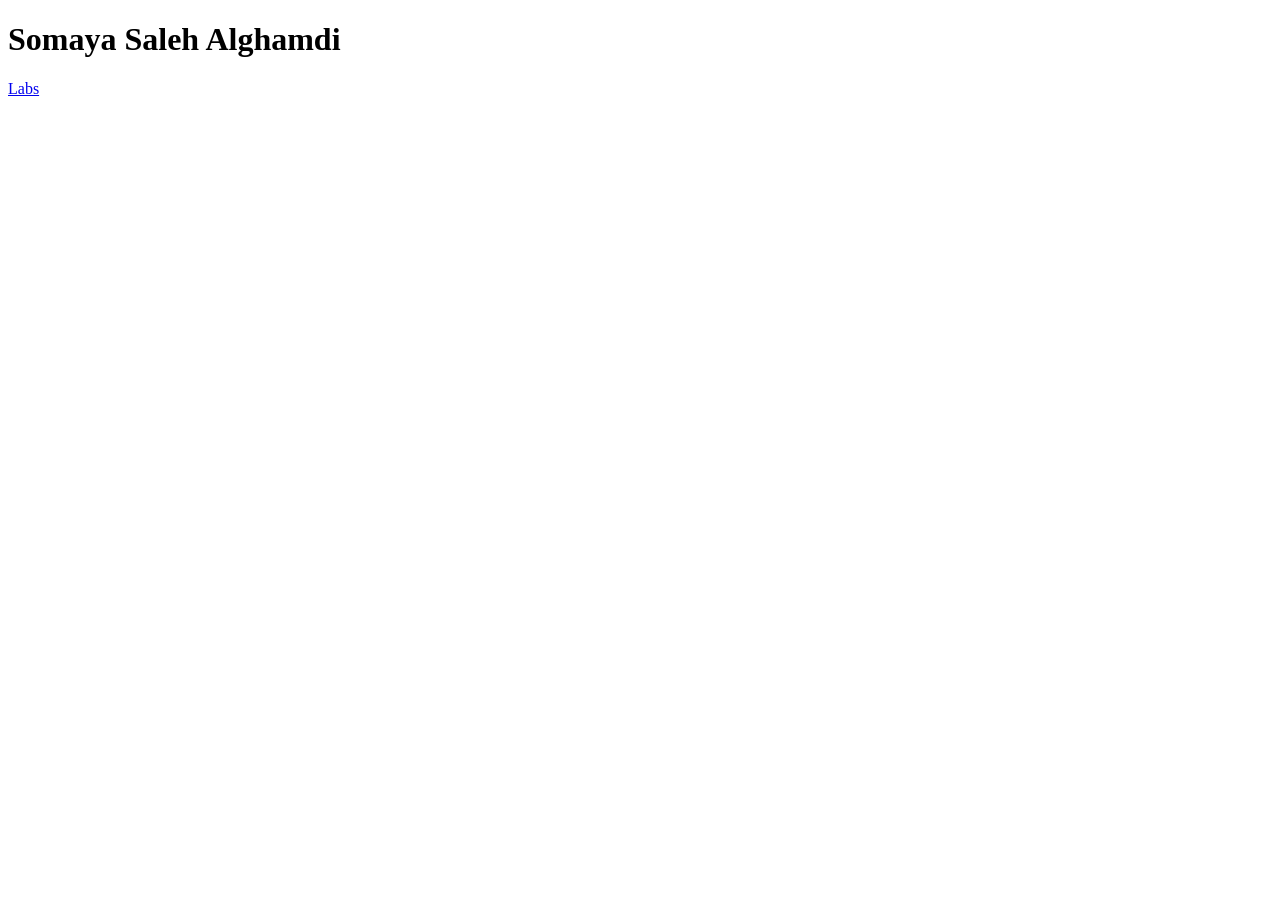
<file: index.html>
<!DOCTYPE html>
<html>
<head>
    <meta charset="UTF-8">
    <title>Somaya Alghamdi - CPIT405</title>
</head>

<body>

    <h1>Somaya Saleh Alghamdi</h1>

    <a href="Labs/Labs.html">Labs</a>

</body>
</html>
</file>
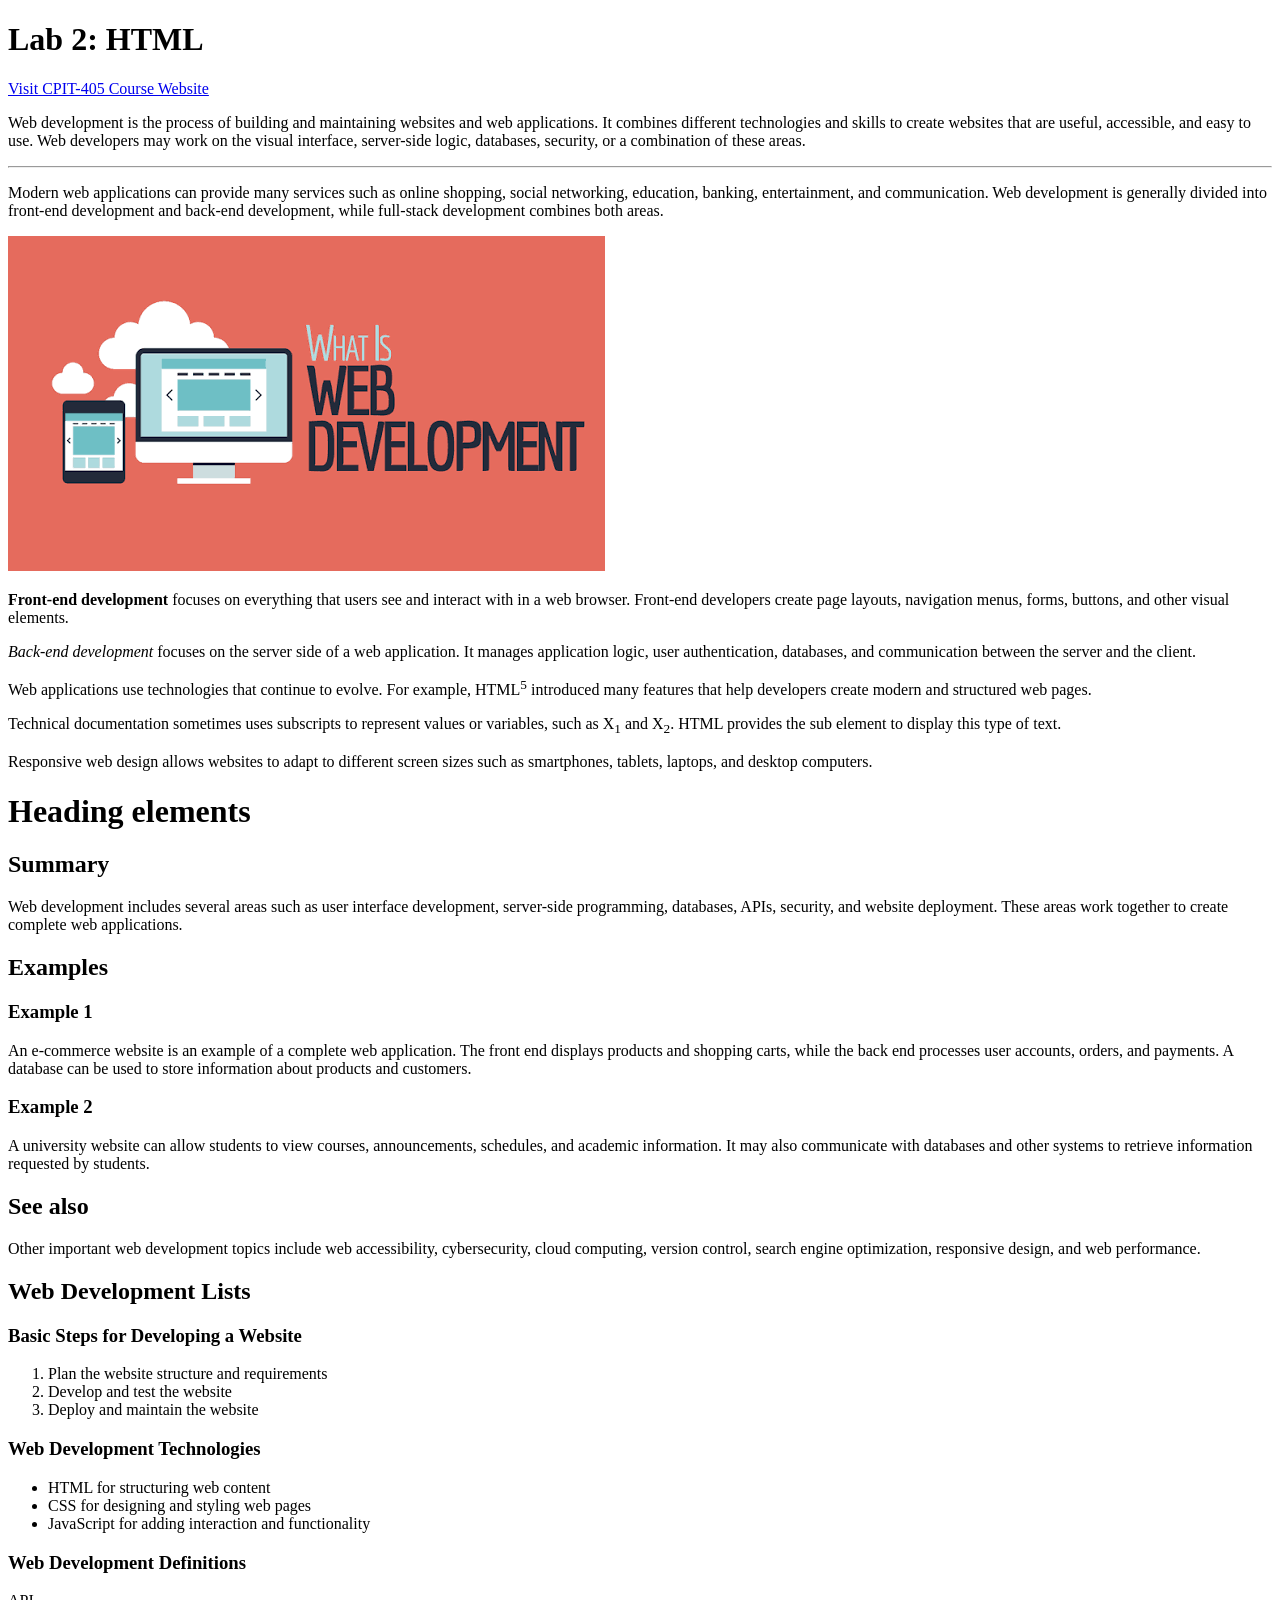
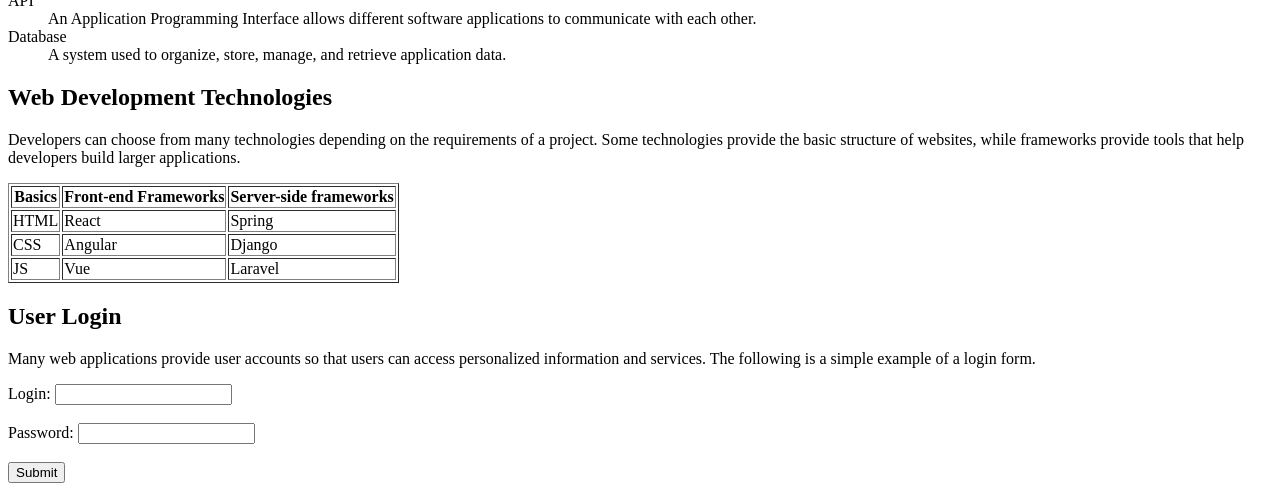
<file: Labs/Lab2.html>
<!DOCTYPE html>
<html lang="en">
<head>
    <meta charset="UTF-8">
    <meta name="viewport" content="width=device-width, initial-scale=1.0">
    <title>CPIT-405 lab 2</title>
</head>
<body>
    <h1>Lab 2: HTML</h1>

    <a href="https://cpit405.gitlab.io">Visit CPIT-405 Course Website</a>

    <p>
        Web development is the process of building and maintaining websites
        and web applications. It combines different technologies and skills
        to create websites that are useful, accessible, and easy to use.
        Web developers may work on the visual interface, server-side logic,
        databases, security, or a combination of these areas.
    </p>

    <hr>

    <p>
        Modern web applications can provide many services such as online
        shopping, social networking, education, banking, entertainment,
        and communication. Web development is generally divided into
        front-end development and back-end development, while full-stack
        development combines both areas.
    </p>

    <a href="https://www.geeksforgeeks.org/web-tech/web-technology/">
        <img src="Web-development.png"
             alt="About web development technologies">
    </a>


    <p>
        <strong>Front-end development</strong> focuses on everything that
        users see and interact with in a web browser. Front-end developers
        create page layouts, navigation menus, forms, buttons, and other
        visual elements.
    </p>

    <p>
        <em>Back-end development</em> focuses on the server side of a web
        application. It manages application logic, user authentication,
        databases, and communication between the server and the client.
    </p>

    <p>
        Web applications use technologies that continue to evolve.
        For example, HTML<sup>5</sup> introduced many features that help
        developers create modern and structured web pages.
    </p>

    <p>
        Technical documentation sometimes uses subscripts to represent
        values or variables, such as X<sub>1</sub> and X<sub>2</sub>.
        HTML provides the sub element to display this type of text.
    </p>

    <p>
        <span>Responsive web design</span> allows websites to adapt to
        different screen sizes such as smartphones, tablets, laptops,
        and desktop computers.
    </p>

    <h1>Heading elements</h1>

    <h2>Summary</h2>

    <p>
        Web development includes several areas such as user interface
        development, server-side programming, databases, APIs, security,
        and website deployment. These areas work together to create
        complete web applications.
    </p>


    <h2>Examples</h2>

    <h3>Example 1</h3>

    <p>
        An e-commerce website is an example of a complete web application.
        The front end displays products and shopping carts, while the
        back end processes user accounts, orders, and payments. A database
        can be used to store information about products and customers.
    </p>


    <h3>Example 2</h3>

    <p>
        A university website can allow students to view courses,
        announcements, schedules, and academic information. It may also
        communicate with databases and other systems to retrieve information
        requested by students.
    </p>


    <h2>See also</h2>

    <p>
        Other important web development topics include web accessibility,
        cybersecurity, cloud computing, version control, search engine
        optimization, responsive design, and web performance.
    </p>

    <h2>Web Development Lists</h2>

    <h3>Basic Steps for Developing a Website</h3>

    <ol>
        <li>Plan the website structure and requirements</li>
        <li>Develop and test the website</li>
        <li>Deploy and maintain the website</li>
    </ol>


    <h3>Web Development Technologies</h3>

    <ul>
        <li>HTML for structuring web content</li>
        <li>CSS for designing and styling web pages</li>
        <li>JavaScript for adding interaction and functionality</li>
    </ul>


    <h3>Web Development Definitions</h3>

    <dl>
        <dt>API</dt>
        <dd>
            An Application Programming Interface allows different
            software applications to communicate with each other.
        </dd>

        <dt>Database</dt>
        <dd>
            A system used to organize, store, manage, and retrieve
            application data.
        </dd>
    </dl>

    <h2>Web Development Technologies</h2>

    <p>
        Developers can choose from many technologies depending on the
        requirements of a project. Some technologies provide the basic
        structure of websites, while frameworks provide tools that help
        developers build larger applications.
    </p>

    <table border="1">
        <tr>
            <th>Basics</th>
            <th>Front-end Frameworks</th>
            <th>Server-side frameworks</th>
        </tr>

        <tr>
            <td>HTML</td>
            <td>React</td>
            <td>Spring</td>
        </tr>

        <tr>
            <td>CSS</td>
            <td>Angular</td>
            <td>Django</td>
        </tr>

        <tr>
            <td>JS</td>
            <td>Vue</td>
            <td>Laravel</td>
        </tr>
    </table>


    <h2>User Login</h2>

    <p>
        Many web applications provide user accounts so that users can
        access personalized information and services. The following is
        a simple example of a login form.
    </p>

    <form>
        <label>Login:</label>
        <input type="text">

        <br><br>

        <label>Password:</label>
        <input type="password">

        <br><br>

        <input type="submit" value="Submit">
    </form>






</body>
</html>
</file>
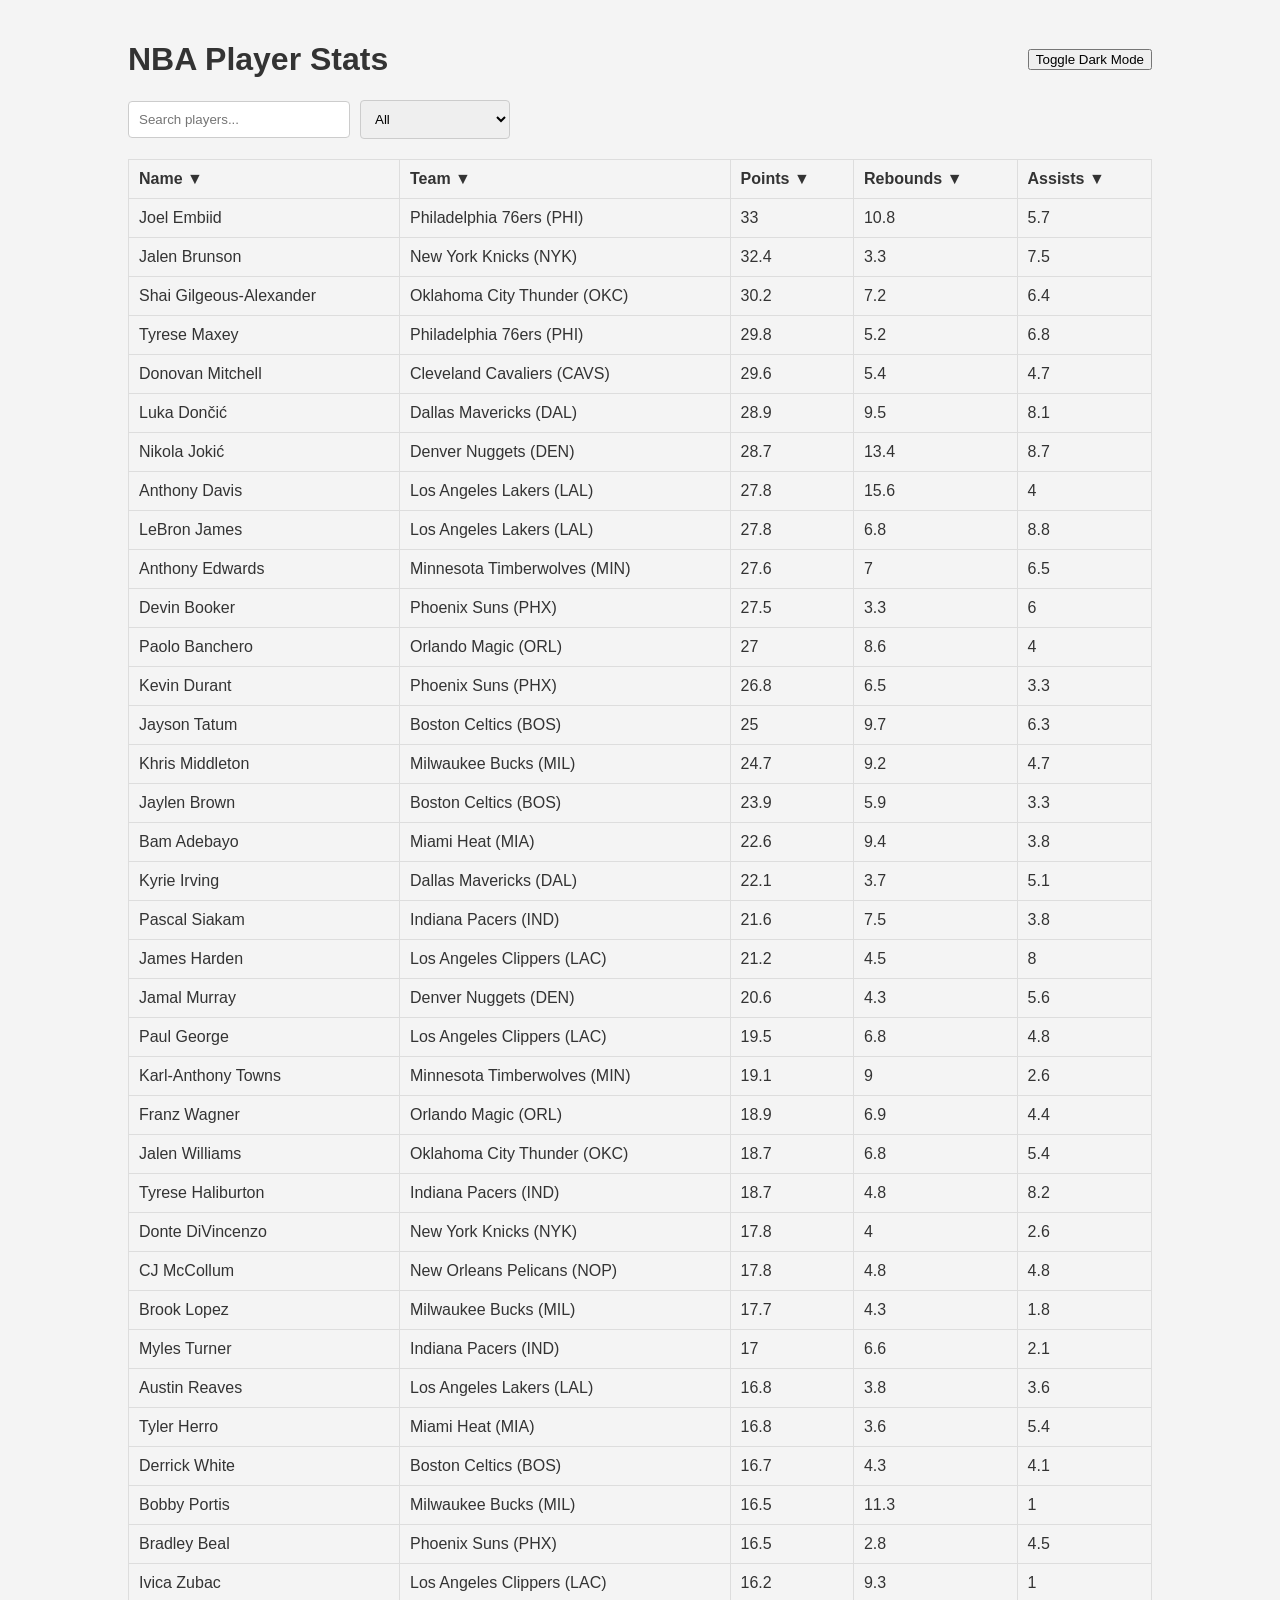
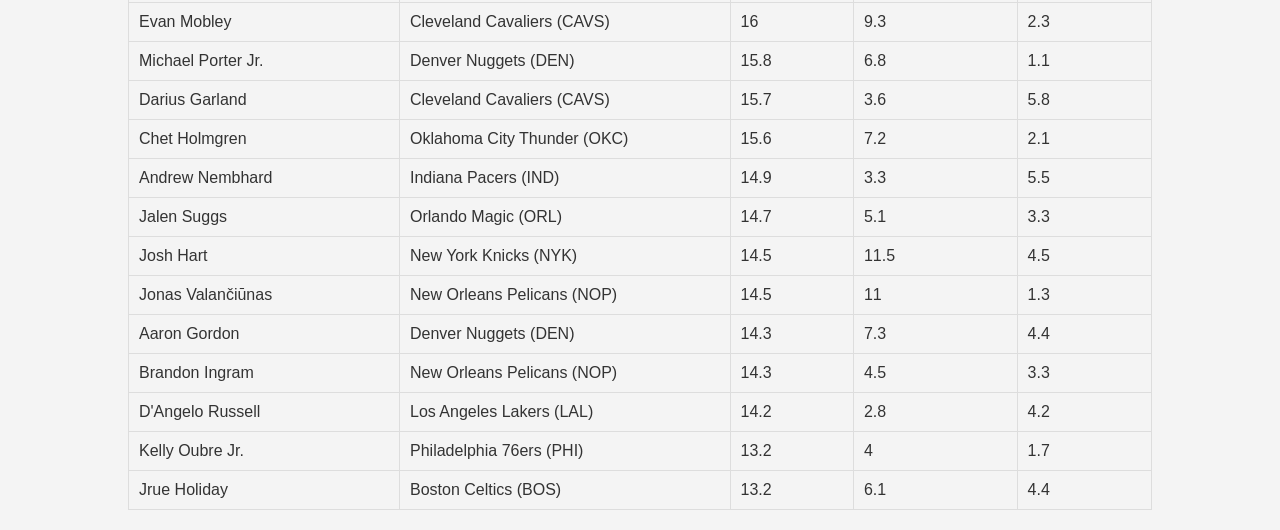
<file: Labs/Lab5.html>
<!DOCTYPE html>
<html lang="en">

<head>
    <meta charset="UTF-8">
    <meta name="viewport" content="width=device-width, initial-scale=1.0">
    <title>NBA Stats</title>
    <link rel="stylesheet" href="lab5.css">

</head>

<body>
    <div class="container">
        <header>
            <h1>NBA Player Stats</h1>
            <button id="dark-mode-toggle">Toggle Dark Mode</button>
        </header>

        <search class="table-filters">
            <input type="text" id="search" placeholder="Search players...">
            <select id="team-filter">
                <option value="all">All</option>
                <!-- Teams will be populated in JS -->
            </select>
        </search>

        <table id="player-stats">
            <thead>
              <tr>
                <th onclick="sort(this)">Name <span class="asc"></span></th>
                <th onclick="sort(this)">Team <span class="asc"></span></th>
                <th onclick="sort(this)">Points <span class="asc"></span></th>
                <th onclick="sort(this)">Rebounds <span class="asc"></span></th>
                <th onclick="sort(this)">Assists <span class="asc"></span></th>
             </tr>
            </thead>
            <tbody id="player-rows">
                <!-- Rows will be populated in JS -->
            </tbody>
        </table>
    </div>
    <script src="lab5.js"></script>
</body>

</html>
</file>
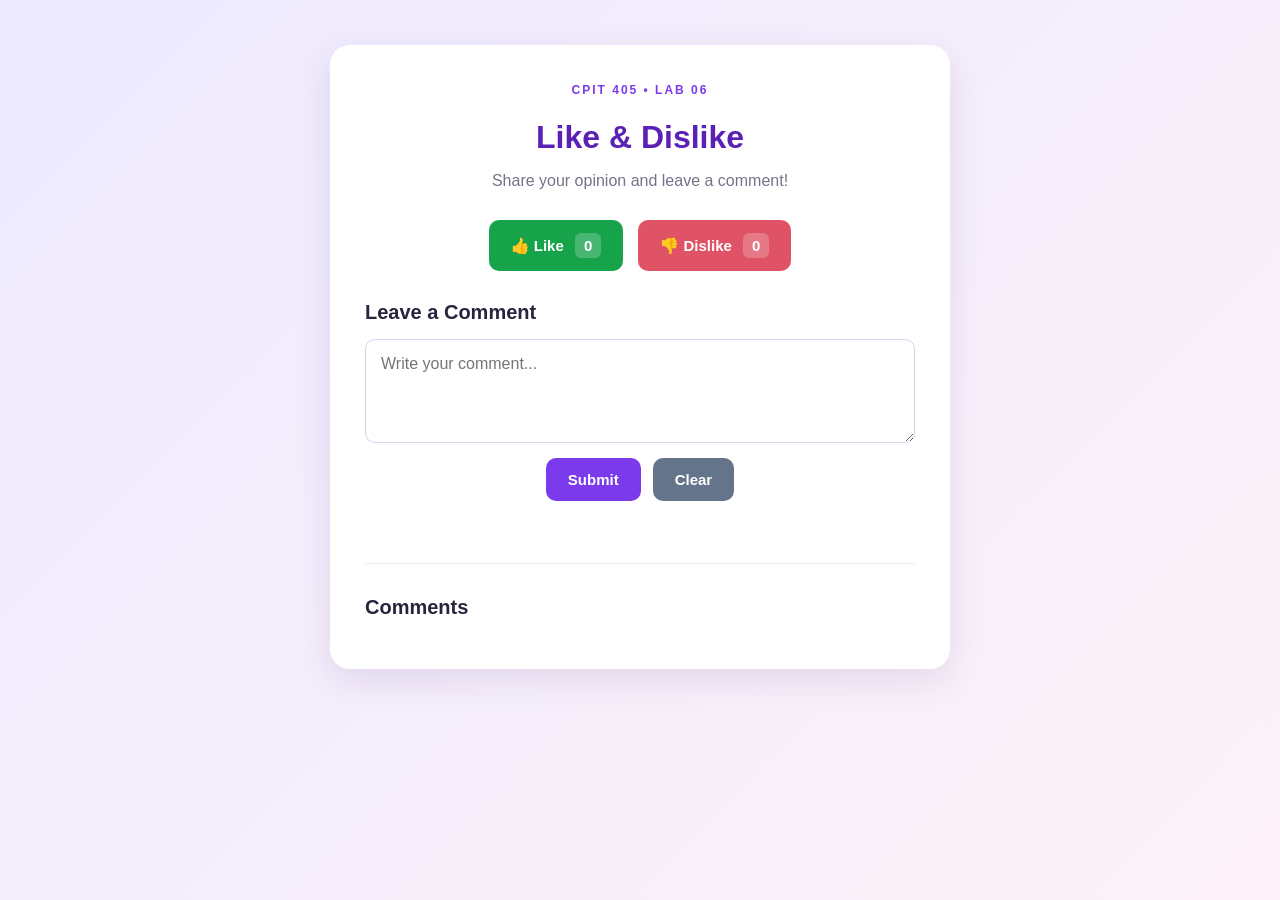
<file: Labs/Lab6.html>
<!DOCTYPE html>
<html lang="en">
<head>
    <meta charset="UTF-8">
    <meta name="viewport" content="width=device-width, initial-scale=1.0">
    <title>CPIT 405 - Lab 6</title>
    <link rel="stylesheet" href="lab6.css">
</head>
<body>

    <main class="container">
        <header>
            <span class="lab-label">CPIT 405 • LAB 06</span>
            <h1>Like & Dislike</h1>
            <p>Share your opinion and leave a comment!</p>
        </header>

        <section class="vote-section">
            <button id="likeBtn" type="button">
                👍 Like <span id="likeCount">0</span>
            </button>

            <button id="dislikeBtn" type="button">
                👎 Dislike <span id="dislikeCount">0</span>
            </button>
        </section>

        <section class="comment-section">
            <h2>Leave a Comment</h2>

            <textarea id="commentInput"
                      placeholder="Write your comment..."
                      rows="4"></textarea>

            <div class="actions">
                <button id="submitBtn" type="button">
                    Submit
                </button>

                <button id="resetBtn" type="button">
                    Clear
                </button>
            </div>
        </section>

        <p id="message" role="status" aria-live="polite"></p>

        <section class="comments-section">
            <h2>Comments</h2>
            <div id="commentsList"></div>
        </section>
    </main>

    <script src="lab6.js"></script>
</body>
</html>
</file>
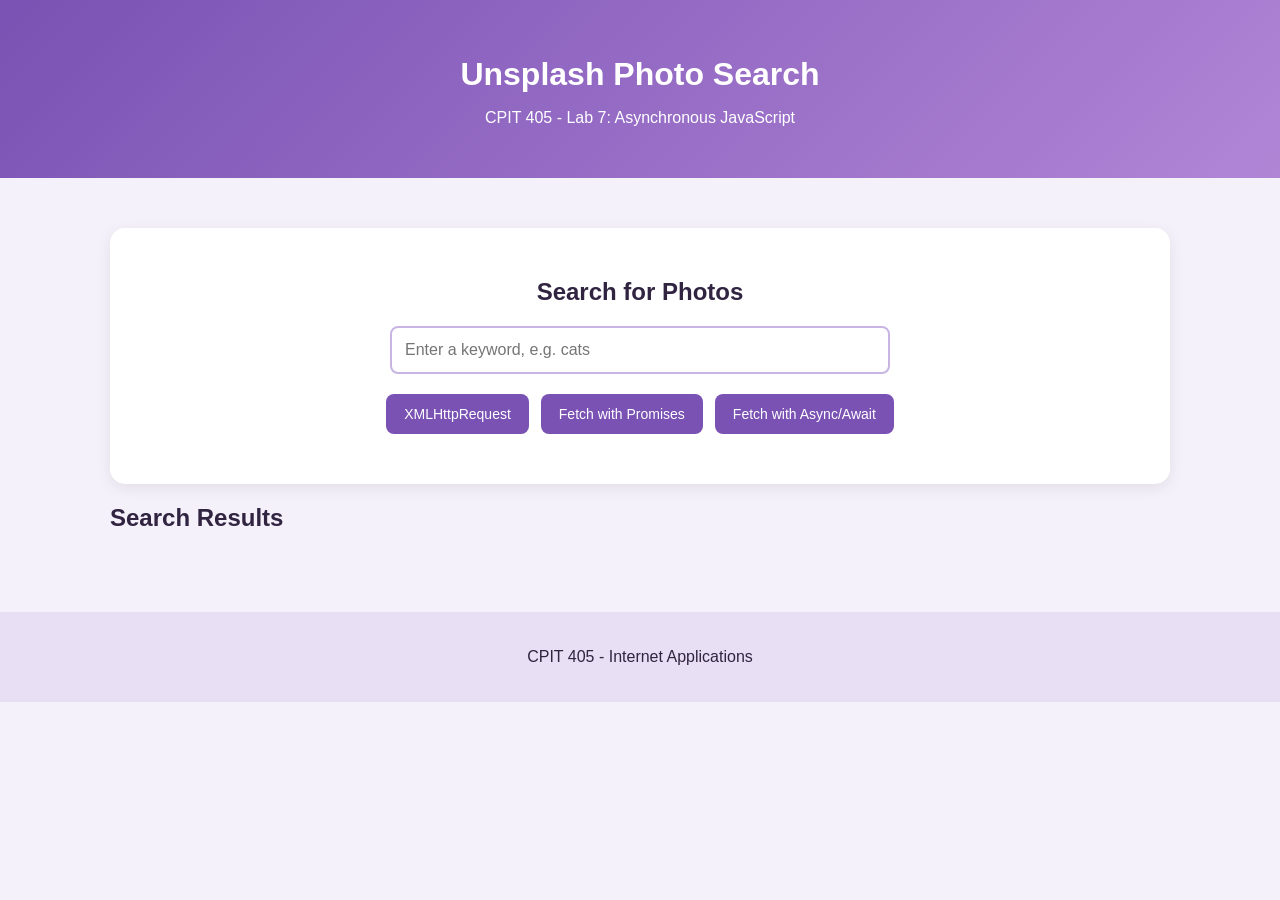
<file: Labs/Lab7.html>
<!DOCTYPE html>
<html lang="en">

<head>
    <meta charset="UTF-8">
    <meta name="viewport" content="width=device-width, initial-scale=1.0">
    <title>CPIT 405 - Lab 7</title>
    <link rel="stylesheet" href="lab7.css">
    <script src="lab7.js" defer></script>
</head>

<body>

    <header>
        <h1>Unsplash Photo Search</h1>
        <p>CPIT 405 - Lab 7: Asynchronous JavaScript</p>
    </header>

    <main>
        <section class="search-section">
            <h2>Search for Photos</h2>

            <input
                type="text"
                id="searchInput"
                placeholder="Enter a keyword, e.g. cats"
            >

            <div class="buttons">
                <button id="xhrBtn">XMLHttpRequest</button>
                <button id="promiseBtn">Fetch with Promises</button>
                <button id="asyncBtn">Fetch with Async/Await</button>
            </div>

            <p id="statusMessage"></p>
        </section>

        <section>
            <h2>Search Results</h2>
            <div id="imageContainer"></div>
        </section>
    </main>

    <footer>
        <p>CPIT 405 - Internet Applications</p>
    </footer>

</body>
</html>
</file>
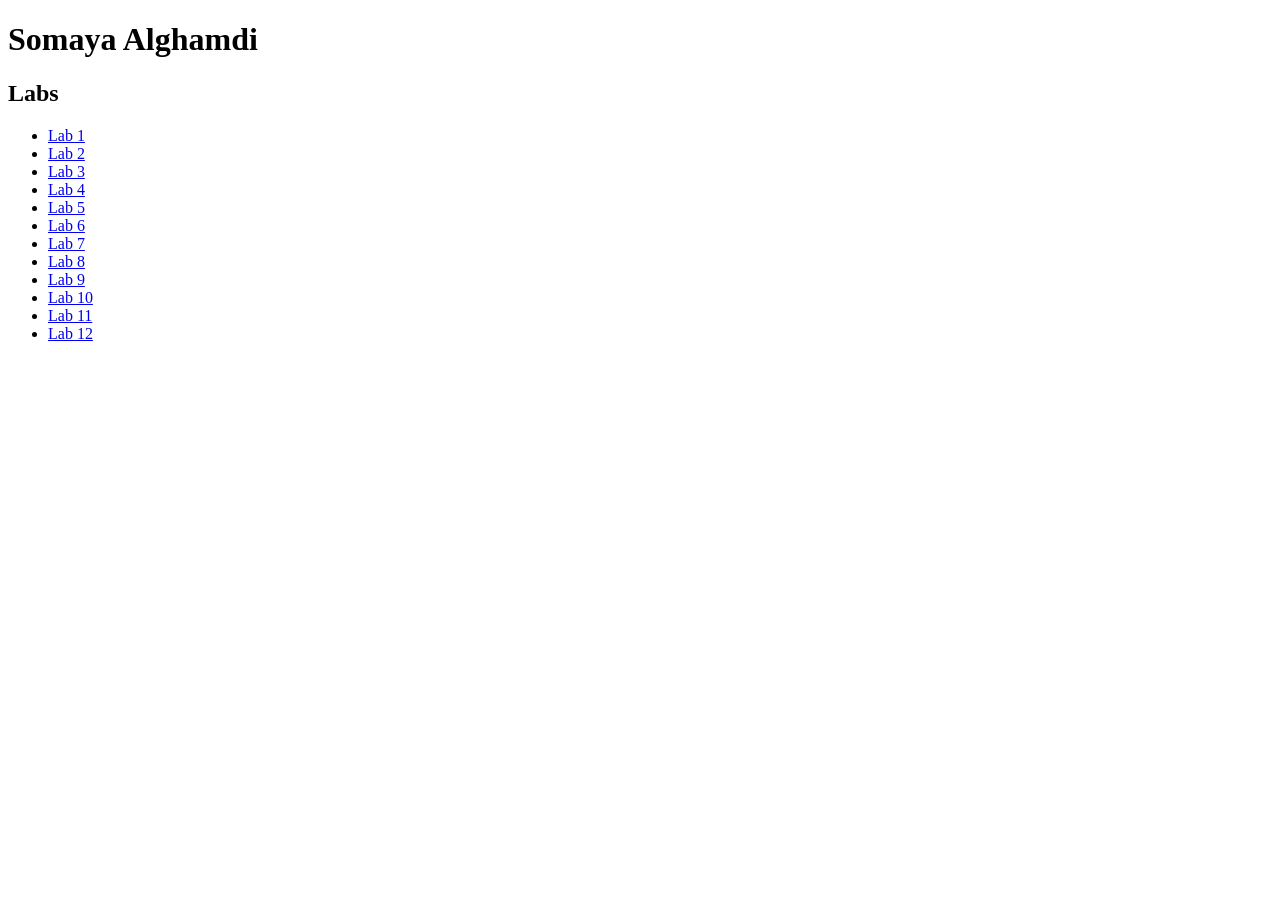
<file: Labs/Labs.html>
<!DOCTYPE html>
<html>
<head>
    <meta charset="UTF-8">
    <title>Labs</title>
</head>

<body>

    <h1>Somaya Alghamdi</h1>

    <h2>Labs</h2>

    <ul>
        <li><a href="Lab1.html">Lab 1</a></li>
        <li><a href="Lab2.html">Lab 2</a></li>
        <li><a href="Lab3.html">Lab 3</a></li>
        <li><a href="Lab4.html">Lab 4</a></li>
        <li><a href="Lab5.html">Lab 5</a></li>
        <li><a href="Lab6.html">Lab 6</a></li>
        <li><a href="Lab7.html">Lab 7</a></li>
        <li><a href="Lab8.html">Lab 8</a></li>
        <li><a href="Lab9.html">Lab 9</a></li>
        <li><a href="Lab10.html">Lab 10</a></li>
        <li><a href="Lab11.html">Lab 11</a></li>
        <li><a href="Lab12.html">Lab 12</a></li>
    </ul>

</body>
</html>
</file>
<file: Labs/lab5.css>
body {
    font-family: Arial, sans-serif;
    background-color: #f4f4f4;
    color: #333;
    margin: 0;
    padding: 0;
}

.container {
    width: 80%;
    margin: 0 auto;
    padding: 20px;
}

header {
    display: flex;
    justify-content: space-between;
    align-items: center;
}

#search {
    padding: 10px;
    border: 1px solid #ccc;
    border-radius: 4px;
    width: 200px;
    margin-right: 10px;
}

#team-filter {
    padding: 10px;
    border: 1px solid #ccc;
    border-radius: 4px;
    width: 150px;
}

.table-filters {
    display: flex;
    align-items: center;
    margin-bottom: 20px;
}

table {
    width: 100%;
    border-collapse: collapse;
}

th,
td {
    padding: 10px;
    border: 1px solid #ddd;
    text-align: left;
}

th {
    cursor: pointer;
}

.dark-mode {
    background-color: #333;
    color: #f4f4f4;
}

.dark-mode table {
    border-color: #555;
}

.dark-mode th,
.dark-mode td {
    border-color: #555;
}

span.desc::after {
    content: " \25B2";
}

span.asc::after {
    content: " \25BC";
}
</file>
<file: Labs/lab6.css>
* {
    box-sizing: border-box;
}

body {
    font-family: Arial, sans-serif;
    background: linear-gradient(135deg, #ede9fe, #fdf2f8);
    min-height: 100vh;
    margin: 0;
    padding: 45px 15px;
    color: #29243e;
}

.container {
    max-width: 620px;
    margin: auto;
    padding: 35px;
    background: white;
    border-radius: 20px;
    box-shadow: 0 12px 35px rgba(83, 55, 130, 0.12);
}

header {
    text-align: center;
    margin-bottom: 30px;
}

.lab-label {
    color: #7c3aed;
    font-size: 12px;
    font-weight: bold;
    letter-spacing: 2px;
}

h1 {
    color: #5b21b6;
    font-size: 32px;
    margin-bottom: 10px;
}

header p {
    color: #77718a;
}

h2 {
    font-size: 20px;
    margin-bottom: 15px;
}

.vote-section {
    display: flex;
    justify-content: center;
    gap: 15px;
    margin: 30px 0;
}

button {
    padding: 13px 22px;
    border: none;
    border-radius: 10px;
    color: white;
    font-size: 15px;
    font-weight: bold;
    cursor: pointer;
    transition: background-color 0.2s, box-shadow 0.2s;
}

#likeBtn {
    background-color: #16a34a;
}

#dislikeBtn {
    background-color: #e05265;
}

#likeBtn:hover:not(:disabled) {
    background-color: #15803d;
}

#dislikeBtn:hover:not(:disabled) {
    background-color: #be3349;
}

#likeCount,
#dislikeCount {
    display: inline-block;
    background: rgba(255, 255, 255, 0.22);
    border-radius: 6px;
    padding: 4px 9px;
    margin-left: 7px;
}

button:disabled {
    opacity: 0.65;
    cursor: not-allowed;
}

.comment-section {
    margin-top: 30px;
}

textarea {
    display: block;
    width: 100%;
    padding: 15px;
    border: 1px solid #d8d2e8;
    border-radius: 10px;
    font: inherit;
    resize: vertical;
    outline: none;
}

textarea:focus {
    border-color: #8b5cf6;
    box-shadow: 0 0 0 3px #ede9fe;
}

textarea:disabled {
    background-color: #f5f3f8;
}

.actions {
    display: flex;
    gap: 12px;
    margin-top: 15px;
    justify-content: center;
}

#submitBtn {
    background-color: #7c3aed;
}

#resetBtn {
    background-color: #64748b;
}

#submitBtn:hover:not(:disabled) {
    background-color: #6d28d9;
}

#resetBtn:hover {
    background-color: #475569;
}

#message {
    text-align: center;
    color: #6d28d9;
    font-weight: bold;
    min-height: 22px;
    margin: 20px 0;
}

.comments-section {
    border-top: 1px solid #eee9f5;
    padding-top: 15px;
}

.comment {
    background-color: #f5f3ff;
    padding: 15px;
    border-left: 4px solid #8b5cf6;
    border-radius: 8px;
    margin: 12px 0;
    overflow-wrap: anywhere;
}

/* Like and Dislike Animation */

@keyframes pop {
    0% {
        transform: scale(1);
    }

    50% {
        transform: scale(1.15);
    }

    100% {
        transform: scale(1);
    }
}

.animate {
    animation: pop 0.4s ease;
}

/* Responsive Design */

@media (max-width: 480px) {
    body {
        padding: 20px 10px;
    }

    .container {
        padding: 22px 16px;
    }

    h1 {
        font-size: 26px;
    }

    .vote-section {
        flex-direction: column;
    }

    .vote-section button {
        width: 100%;
    }

    
}

@media (prefers-reduced-motion: reduce) {
    .animate {
        animation: none;
    }
}
</file>
<file: Labs/lab7.css>
* {
    box-sizing: border-box;
}

body {
    margin: 0;
    font-family: Arial, sans-serif;
    background-color: #f5f1fa;
    color: #302441;
}

header {
    text-align: center;
    padding: 35px 20px;
    background: linear-gradient(135deg, #7952b3, #b185d6);
    color: white;
}

header h1 {
    margin-bottom: 10px;
}

main {
    max-width: 1100px;
    margin: 30px auto;
    padding: 20px;
}

.search-section {
    background-color: white;
    padding: 30px;
    border-radius: 15px;
    text-align: center;
    box-shadow: 0 4px 15px rgba(0, 0, 0, 0.08);
}

#searchInput {
    width: 80%;
    max-width: 500px;
    padding: 13px;
    font-size: 16px;
    border: 2px solid #c9b5e3;
    border-radius: 8px;
    outline-color: #7952b3;
}

.buttons {
    margin-top: 20px;
    display: flex;
    justify-content: center;
    flex-wrap: wrap;
    gap: 12px;
}

button {
    background-color: #7952b3;
    color: white;
    border: none;
    border-radius: 8px;
    padding: 12px 18px;
    cursor: pointer;
    font-size: 14px;
}

button:hover {
    background-color: #59358e;
}

button:disabled {
    opacity: 0.6;
    cursor: not-allowed;
}

#statusMessage {
    margin-top: 20px;
    font-weight: bold;
}

#imageContainer {
    display: grid;
    grid-template-columns: repeat(auto-fit, minmax(230px, 1fr));
    gap: 20px;
    margin-top: 20px;
}

.photo-card {
    background-color: white;
    border-radius: 12px;
    overflow: hidden;
    box-shadow: 0 4px 12px rgba(0, 0, 0, 0.08);
}

.photo-card img {
    width: 100%;
    height: 230px;
    object-fit: cover;
    display: block;
}

.photo-card p {
    padding: 12px;
    margin: 0;
    font-size: 14px;
}

.photo-card a {
    color: #7952b3;
}

footer {
    text-align: center;
    padding: 20px;
    margin-top: 40px;
    background-color: #e9dff4;
}

@media (max-width: 600px) {
    #searchInput {
        width: 100%;
    }

    .buttons {
        flex-direction: column;
    }
}
</file>
